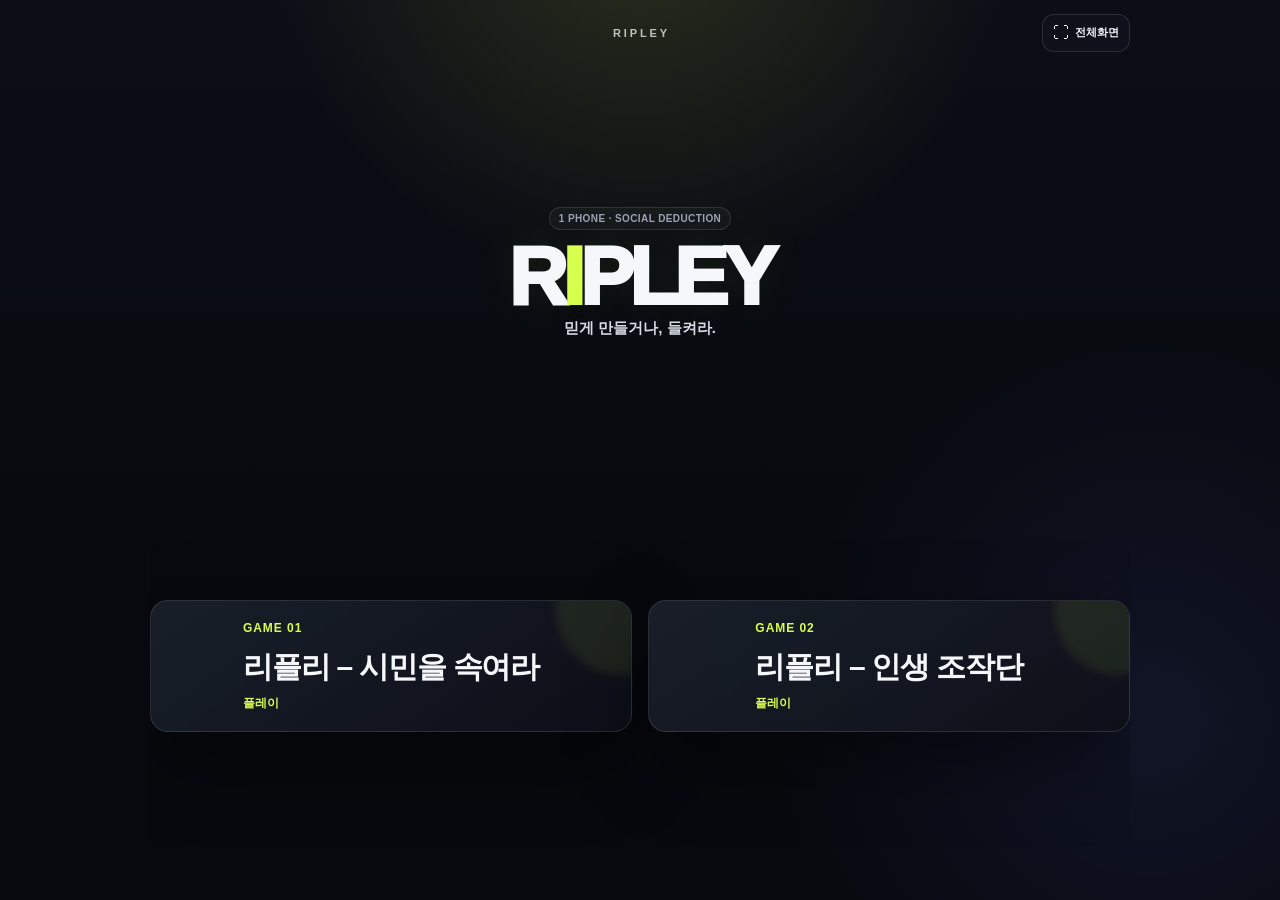
<file: index.html>
<!doctype html>
<html lang="ko">
<head>
  <meta charset="utf-8" />
  <meta name="viewport" content="width=device-width, initial-scale=1, viewport-fit=cover" />
  <meta name="theme-color" content="#090b10" />
  <meta name="color-scheme" content="dark" />
  <meta name="apple-mobile-web-app-capable" content="yes" />
  <meta name="apple-mobile-web-app-status-bar-style" content="black-translucent" />
  <title>RIPLEY — 리플리 게임</title>
  <link rel="stylesheet" href="styles.css" />
</head>
<body>
  <div id="app" class="app-shell" aria-live="polite">
    <header class="topbar">
      <button id="homeBtn" class="top-action home-action hidden" type="button" aria-label="처음 화면으로"><span class="top-icon">⌂</span><span class="top-label">홈</span></button>
      <div class="brand-mini" aria-label="Ripley">RIPLEY</div>
      <button id="fullscreenBtn" class="top-action fullscreen-action" type="button" aria-label="전체 화면"><span class="top-icon">⛶</span><span class="top-label">전체화면</span></button>
    </header>

    <main id="screen" class="screen"></main>

    <footer class="footer-note">RIPLEY · 1 PHONE SOCIAL GAME</footer>
  </div>

  <div id="modal" class="modal hidden" role="dialog" aria-modal="true" aria-labelledby="modalTitle">
    <div class="modal-card">
      <h2 id="modalTitle"></h2>
      <div id="modalBody" class="modal-body"></div>
      <div id="modalActions" class="modal-actions"></div>
    </div>
  </div>

  <script src="app.js"></script>
</body>
</html>
</file>
<file: styles.css>
:root {
  --bg: #07090e;
  --panel: rgba(17, 21, 31, 0.88);
  --panel-2: rgba(29, 34, 48, 0.72);
  --line: rgba(255,255,255,.11);
  --text: #f6f7fb;
  --muted: #9aa3b6;
  --accent: #d8ff4f;
  --accent-2: #b6d93a;
  --danger: #ff5f6d;
  --warning: #ffd36a;
  --success: #78e7a3;
  --shadow: 0 28px 80px rgba(0,0,0,.45);
}

* { box-sizing: border-box; }
html, body { margin: 0; min-height: 100%; background: var(--bg); color: var(--text); }
body {
  font-family: Pretendard, -apple-system, BlinkMacSystemFont, "Segoe UI", Roboto, "Noto Sans KR", Arial, sans-serif;
  min-height: 100dvh;
  overflow-x: hidden;
  background:
    radial-gradient(circle at 50% -10%, rgba(216,255,79,.14), transparent 32%),
    radial-gradient(circle at 90% 80%, rgba(102,125,255,.10), transparent 28%),
    linear-gradient(180deg, #0b0e15 0%, #07090e 68%);
}
button, input { font: inherit; }
button { -webkit-tap-highlight-color: transparent; }

.app-shell {
  min-height: 100dvh;
  display: grid;
  grid-template-rows: auto 1fr auto;
  padding: max(12px, env(safe-area-inset-top)) max(14px, env(safe-area-inset-right)) max(12px, env(safe-area-inset-bottom)) max(14px, env(safe-area-inset-left));
}
.topbar {
  width: min(100%, 820px);
  margin: 0 auto;
  min-height: 48px;
  display: grid;
  grid-template-columns: 48px 1fr 48px;
  align-items: center;
}
.brand-mini {
  text-align: center;
  font-size: 12px;
  font-weight: 900;
  letter-spacing: .34em;
  color: rgba(255,255,255,.72);
  transform: translateX(.17em);
}
.icon-btn {
  width: 42px;
  height: 42px;
  border: 1px solid var(--line);
  background: rgba(255,255,255,.04);
  color: var(--text);
  border-radius: 14px;
  cursor: pointer;
  transition: transform .14s ease, background .14s ease;
}
.icon-btn:active { transform: scale(.95); }
.hidden { display: none !important; }

.screen {
  width: min(100%, 820px);
  margin: 0 auto;
  display: flex;
  align-items: center;
  justify-content: center;
  padding: 18px 0 30px;
}
.page { width: 100%; animation: fadeIn .28s ease both; }
@keyframes fadeIn { from { opacity: 0; transform: translateY(8px); } to { opacity: 1; transform: none; } }

.hero { text-align: center; padding: 32px 0 18px; }
.eyebrow {
  display: inline-flex;
  align-items: center;
  gap: 8px;
  padding: 7px 11px;
  border: 1px solid var(--line);
  border-radius: 999px;
  color: var(--muted);
  font-size: 12px;
  font-weight: 750;
  letter-spacing: .04em;
  background: rgba(255,255,255,.03);
}
.logo {
  margin: 18px 0 8px;
  font-size: clamp(54px, 12vw, 104px);
  line-height: .9;
  font-weight: 950;
  letter-spacing: -.065em;
  text-shadow: 0 0 40px rgba(216,255,79,.08);
}
.logo .i { color: var(--accent); }
.tagline { margin: 0 auto; max-width: 540px; color: #c0c6d3; line-height: 1.72; font-size: clamp(14px, 3.5vw, 17px); }

.game-grid { display: grid; gap: 14px; margin-top: 24px; }
.game-card {
  position: relative;
  width: 100%;
  border: 1px solid var(--line);
  border-radius: 24px;
  padding: 22px;
  text-align: left;
  color: var(--text);
  background: linear-gradient(145deg, rgba(28,34,46,.88), rgba(13,16,24,.92));
  box-shadow: var(--shadow);
  cursor: pointer;
  overflow: hidden;
  transition: transform .16s ease, border-color .16s ease;
}
.game-card:not(:disabled):hover { transform: translateY(-2px); border-color: rgba(216,255,79,.46); }
.game-card:active:not(:disabled) { transform: translateY(0) scale(.992); }
.game-card::after {
  content: "";
  position: absolute;
  width: 130px; height: 130px;
  border-radius: 50%;
  right: -55px; top: -56px;
  background: rgba(216,255,79,.08);
  filter: blur(4px);
}
.game-card:disabled { cursor: not-allowed; opacity: .52; }
.game-kicker { color: var(--accent); font-size: 12px; font-weight: 900; letter-spacing: .08em; }
.game-title { font-size: clamp(21px, 5vw, 30px); font-weight: 900; letter-spacing: -.04em; margin-top: 7px; }
.game-desc { margin-top: 9px; color: var(--muted); font-size: 14px; line-height: 1.62; max-width: 610px; }
.badge-dev { display: inline-block; margin-top: 12px; font-size: 11px; font-weight: 900; color: var(--warning); border: 1px solid rgba(255,211,106,.35); border-radius: 999px; padding: 5px 8px; }

.panel {
  background: linear-gradient(165deg, rgba(24,29,41,.88), rgba(12,15,22,.9));
  border: 1px solid var(--line);
  border-radius: 26px;
  padding: clamp(18px, 4vw, 30px);
  box-shadow: var(--shadow);
  backdrop-filter: blur(18px);
}
.page-title { margin: 0; font-size: clamp(28px, 6vw, 46px); letter-spacing: -.045em; line-height: 1.06; }
.page-sub { margin: 12px 0 0; color: var(--muted); line-height: 1.65; }
.rule-list { display: grid; gap: 10px; margin: 20px 0 0; }
.rule {
  display: grid; grid-template-columns: 32px 1fr; gap: 10px; align-items: start;
  padding: 13px 14px; border: 1px solid var(--line); border-radius: 16px; background: rgba(255,255,255,.025);
}
.rule-num { width: 28px; height: 28px; display: grid; place-items: center; border-radius: 9px; background: rgba(216,255,79,.12); color: var(--accent); font-weight: 900; font-size: 12px; }
.rule b { display:block; margin-bottom: 4px; }
.rule span { color: var(--muted); font-size: 13px; line-height: 1.5; }

.players { display: grid; gap: 10px; margin: 18px 0 4px; }
.player-row { display: grid; grid-template-columns: 44px 1fr; gap: 10px; align-items: center; }
.player-num { width: 44px; height: 44px; display: grid; place-items: center; border: 1px solid var(--line); border-radius: 14px; color: var(--accent); font-weight: 950; }
.player-input { width: 100%; height: 48px; border-radius: 14px; border: 1px solid var(--line); outline: none; padding: 0 14px; color: var(--text); background: rgba(0,0,0,.2); }
.player-input:focus { border-color: rgba(216,255,79,.55); box-shadow: 0 0 0 3px rgba(216,255,79,.07); }

.btn-row { display: grid; gap: 10px; margin-top: 18px; }
.btn { min-height: 52px; border-radius: 16px; border: 1px solid var(--line); padding: 0 18px; font-weight: 900; cursor: pointer; color: var(--text); background: rgba(255,255,255,.045); transition: transform .12s ease, filter .12s ease; }
.btn:active { transform: scale(.985); }
.btn-primary { background: var(--accent); color: #10130a; border-color: transparent; }
.btn-danger { background: rgba(255,95,109,.12); color: #ff9aa3; border-color: rgba(255,95,109,.28); }
.btn-ghost { background: transparent; }
.btn:disabled { opacity: .45; cursor: not-allowed; }

.handoff { text-align: center; }
.player-chip { display: inline-flex; padding: 7px 11px; border-radius: 999px; background: rgba(216,255,79,.1); color: var(--accent); border: 1px solid rgba(216,255,79,.2); font-size: 12px; font-weight: 900; }
.big-player { font-size: clamp(34px, 8vw, 62px); font-weight: 950; margin: 18px 0 7px; letter-spacing: -.05em; }
.handoff-note { max-width: 480px; margin: 0 auto; color: var(--muted); line-height: 1.66; }
.privacy-card { margin: 22px auto 0; max-width: 520px; padding: 18px; border: 1px dashed rgba(255,255,255,.18); border-radius: 18px; color: #c8ced9; font-size: 13px; line-height: 1.65; background: rgba(0,0,0,.16); }

.word-stage { text-align: center; }
.word-label { color: var(--muted); font-size: 13px; font-weight: 800; letter-spacing: .08em; }
.secret-word { margin: 22px auto; min-height: 148px; display: grid; place-items: center; border-radius: 24px; border: 1px solid rgba(216,255,79,.25); background: radial-gradient(circle at center, rgba(216,255,79,.1), rgba(255,255,255,.02)); font-size: clamp(44px, 12vw, 82px); font-weight: 950; letter-spacing: -.06em; color: var(--accent); text-wrap: balance; padding: 20px; }
.timer-track { height: 5px; width: 100%; background: rgba(255,255,255,.07); border-radius: 99px; overflow: hidden; }
.timer-bar { height: 100%; width: 100%; background: var(--accent); transform-origin: left; animation: drain 6s linear forwards; }
@keyframes drain { to { transform: scaleX(0); } }

.progress-wrap { margin-bottom: 18px; }
.progress-meta { display:flex; justify-content:space-between; gap:12px; color: var(--muted); font-size:12px; margin-bottom:8px; }
.progress { height: 7px; border-radius: 999px; background: rgba(255,255,255,.07); overflow:hidden; }
.progress > div { height:100%; background:var(--accent); border-radius:inherit; transition: width .3s ease; }
.speaker-box { text-align:center; padding: 20px; border:1px solid var(--line); border-radius:22px; background:rgba(255,255,255,.025); }
.speaker-index { color:var(--accent); font-size:12px; font-weight:900; letter-spacing:.08em; }
.speaker-name { margin:9px 0 3px; font-size:clamp(34px, 8vw, 58px); font-weight:950; letter-spacing:-.05em; }
.speaker-help { color:var(--muted); line-height:1.6; font-size:14px; }

.confess-grid, .vote-grid { display:grid; grid-template-columns: repeat(2, minmax(0,1fr)); gap:10px; margin-top:18px; }
.person-btn { min-height:64px; border:1px solid var(--line); border-radius:17px; background:rgba(255,255,255,.04); color:var(--text); font-weight:850; cursor:pointer; padding:9px; }
.person-btn small { display:block; color:var(--muted); font-size:11px; margin-top:3px; font-weight:700; }
.person-btn:active { transform:scale(.985); }

.vote-private { text-align:center; }
.vote-status { display:flex; justify-content:center; gap:6px; margin:16px 0 6px; }
.vote-dot { width:9px; height:9px; border-radius:50%; background:rgba(255,255,255,.12); }
.vote-dot.done { background:var(--accent); }

.result { text-align:center; }
.result-icon { width:78px; height:78px; border-radius:24px; display:grid; place-items:center; margin:0 auto 18px; font-size:36px; background:rgba(216,255,79,.11); border:1px solid rgba(216,255,79,.2); }
.result h1 { margin:0; font-size:clamp(34px, 8vw, 62px); letter-spacing:-.05em; }
.result-desc { max-width:560px; margin:12px auto 0; color:#c4cad5; line-height:1.7; }
.reveal-grid { display:grid; grid-template-columns:1fr 1fr; gap:10px; margin-top:20px; text-align:left; }
.reveal-card { border:1px solid var(--line); border-radius:18px; padding:15px; background:rgba(255,255,255,.03); }
.reveal-card .label { color:var(--muted); font-size:11px; font-weight:850; }
.reveal-card .word { margin-top:6px; font-size:25px; font-weight:950; }
.reveal-card.citizen .word { color:var(--warning); }
.penalty { margin-top:14px; border:1px solid rgba(255,211,106,.24); background:rgba(255,211,106,.07); color:#f5d888; border-radius:17px; padding:14px; font-weight:850; line-height:1.55; }
.vote-tally { margin-top:15px; display:grid; gap:7px; text-align:left; }
.tally-row { display:grid; grid-template-columns: 1fr auto; gap:10px; padding:9px 11px; border-radius:12px; background:rgba(255,255,255,.03); color:#d7dbe4; }

.mini-note { margin-top:14px; color:var(--muted); font-size:12px; line-height:1.6; }
.footer-note { text-align:center; color:rgba(255,255,255,.3); font-size:10px; letter-spacing:.06em; padding: 6px 0 2px; }

.modal { position:fixed; inset:0; z-index:50; display:grid; place-items:center; padding:18px; background:rgba(0,0,0,.72); backdrop-filter:blur(9px); }
.modal-card { width:min(100%, 460px); border-radius:24px; border:1px solid var(--line); background:#131722; box-shadow:var(--shadow); padding:22px; animation:pop .16s ease both; }
@keyframes pop { from { opacity:0; transform:scale(.97); } to { opacity:1; transform:none; } }
.modal-card h2 { margin:0; font-size:24px; letter-spacing:-.035em; }
.modal-body { margin-top:10px; color:#bdc4d2; line-height:1.65; }
.modal-actions { display:grid; gap:9px; margin-top:18px; }

.toast { position:fixed; left:50%; bottom:max(26px, env(safe-area-inset-bottom)); transform:translateX(-50%); z-index:80; background:#202633; color:white; border:1px solid var(--line); border-radius:999px; padding:10px 14px; font-size:12px; font-weight:800; box-shadow:0 14px 40px rgba(0,0,0,.35); animation:toastIn .2s ease both; }
@keyframes toastIn { from {opacity:0; transform:translate(-50%,8px)} to {opacity:1; transform:translate(-50%,0)} }

@media (min-width: 700px) {
  .game-grid { grid-template-columns: 1fr 1fr; }
  .btn-row.two { grid-template-columns: 1fr 1fr; }
  .confess-grid, .vote-grid { grid-template-columns: repeat(5, minmax(0,1fr)); }
}
@media (max-width: 420px) {
  .app-shell { padding-left: 10px; padding-right: 10px; }
  .panel { border-radius: 22px; padding: 17px; }
  .reveal-grid { grid-template-columns: 1fr; }
}

@media (prefers-reduced-motion: reduce) {
  *, *::before, *::after { animation-duration: .001ms !important; animation-iteration-count: 1 !important; transition-duration: .001ms !important; }
}

/* v2 — variable player / role setup */
.role-config {
  display: grid;
  grid-template-columns: repeat(3, minmax(0, 1fr));
  gap: 10px;
  margin-top: 20px;
}
.count-control {
  display: grid;
  gap: 8px;
  padding: 15px;
  border: 1px solid var(--line);
  border-radius: 18px;
  background: rgba(255,255,255,.025);
  text-align: center;
}
.count-label { font-size: 13px; font-weight: 900; color: #dce1ea; }
.count-control small { color: var(--muted); font-size: 11px; }
.number-input {
  width: 100%;
  height: 56px;
  border: 1px solid var(--line);
  border-radius: 14px;
  background: rgba(0,0,0,.22);
  color: var(--text);
  text-align: center;
  font-size: 25px;
  font-weight: 950;
  outline: none;
}
.number-input:focus { border-color: rgba(216,255,79,.55); box-shadow: 0 0 0 3px rgba(216,255,79,.07); }
.ripley-box { border-color: rgba(216,255,79,.16); }
.citizen-box { border-color: rgba(255,211,106,.18); }
.setup-summary {
  margin-top: 12px;
  display: grid;
  gap: 4px;
  padding: 14px 15px;
  border-radius: 16px;
  background: rgba(216,255,79,.06);
  border: 1px solid rgba(216,255,79,.14);
}
.setup-summary b { color: var(--accent); }
.setup-summary span { color: var(--muted); font-size: 12px; line-height: 1.5; }
.setup-error {
  margin-top: 10px;
  padding: 12px 14px;
  border: 1px solid rgba(255,95,109,.28);
  border-radius: 14px;
  background: rgba(255,95,109,.08);
  color: #ff9aa3;
  font-size: 12px;
  line-height: 1.5;
}
.decision-grid {
  display: grid;
  grid-template-columns: 1fr 1fr;
  gap: 12px;
  margin-top: 24px;
}
.decision-grid .btn {
  min-height: 116px;
  display: grid;
  place-content: center;
  gap: 7px;
  font-size: 28px;
}
.decision-grid .btn small { display: block; font-size: 11px; font-weight: 750; opacity: .8; }
.decision-yes { background: rgba(255,95,109,.11); color: #ff9aa3; border-color: rgba(255,95,109,.28); }
.decision-no { background: rgba(216,255,79,.10); color: var(--accent); border-color: rgba(216,255,79,.25); }
.dynamic-vote-grid { grid-template-columns: repeat(2, minmax(0,1fr)); }
.role-reveal { display: grid; gap: 7px; margin-top: 15px; text-align: left; }
.role-row {
  display: grid;
  grid-template-columns: 1fr auto;
  gap: 10px;
  padding: 10px 12px;
  border-radius: 12px;
  background: rgba(255,255,255,.03);
  color: #d7dbe4;
}
.role-row b { color: var(--accent); }
.role-row.is-citizen b { color: var(--warning); }
.tally-heading { color: var(--muted); font-size: 11px; font-weight: 900; letter-spacing: .06em; margin-bottom: 2px; }
.compact-row { margin-top: 8px; }

@media (min-width: 700px) {
  .dynamic-vote-grid { grid-template-columns: repeat(4, minmax(0,1fr)); }
}
@media (max-width: 520px) {
  .role-config { grid-template-columns: 1fr; }
  .count-control { grid-template-columns: 1fr 1fr auto; align-items: center; text-align: left; }
  .number-input { height: 50px; }
  .decision-grid { grid-template-columns: 1fr 1fr; }
}

/* =========================================================
   v4 — MOBILE-FIRST UX / SINGLE-SCREEN FLOW
   ========================================================= */
html, body { height: 100%; }
body { overscroll-behavior: none; }

.app-shell {
  height: 100dvh;
  min-height: 100dvh;
  grid-template-rows: 52px minmax(0, 1fr) 18px;
  padding:
    max(6px, env(safe-area-inset-top))
    max(10px, env(safe-area-inset-right))
    max(5px, env(safe-area-inset-bottom))
    max(10px, env(safe-area-inset-left));
  overflow: hidden;
}

.topbar {
  min-height: 48px;
  height: 48px;
  grid-template-columns: minmax(76px,1fr) auto minmax(76px,1fr);
  gap: 8px;
  position: relative;
  z-index: 20;
}
.brand-mini {
  font-size: 11px;
  letter-spacing: .26em;
  transform: translateX(.13em);
  white-space: nowrap;
}
.top-action {
  height: 38px;
  min-width: 70px;
  border: 1px solid rgba(255,255,255,.12);
  border-radius: 12px;
  background: rgba(16,20,29,.78);
  color: var(--text);
  display: inline-flex;
  align-items: center;
  justify-content: center;
  gap: 6px;
  padding: 0 10px;
  cursor: pointer;
  backdrop-filter: blur(10px);
  -webkit-backdrop-filter: blur(10px);
}
.home-action { justify-self: start; }
.fullscreen-action { justify-self: end; }
.top-icon { font-size: 16px; line-height: 1; }
.top-label { font-size: 11px; font-weight: 900; white-space: nowrap; }
.top-action:active { transform: scale(.96); }

.screen {
  min-height: 0;
  height: 100%;
  padding: 6px 0 7px;
  overflow-y: auto;
  overscroll-behavior: contain;
  scrollbar-width: none;
}
.screen::-webkit-scrollbar { display: none; }
.page { margin: auto 0; }
.footer-note {
  height: 18px;
  padding: 2px 0 0;
  font-size: 8px;
  line-height: 14px;
  opacity: .7;
}

.panel {
  border-radius: 22px;
  padding: clamp(16px, 3.6vw, 24px);
}
.compact-panel { padding: clamp(15px, 3.4vw, 22px); }
.page-title { font-size: clamp(27px, 7.5vw, 42px); }
.page-sub { margin-top: 8px; line-height: 1.48; font-size: 13px; }
.eyebrow { padding: 5px 9px; font-size: 10px; }
.btn { min-height: 50px; border-radius: 15px; }
.btn-row { margin-top: 13px; gap: 8px; }
.action-row { position: relative; z-index: 2; }
.big-player { margin: 12px 0 5px; font-size: clamp(31px, 9vw, 54px); }
.handoff-note { line-height: 1.48; font-size: 13px; }
.privacy-card { margin-top: 13px; padding: 12px 13px; line-height: 1.5; font-size: 12px; border-radius: 14px; }
.progress-wrap { margin-bottom: 12px; }
.speaker-box { padding: 16px 12px; border-radius: 18px; }
.speaker-name { font-size: clamp(31px, 9vw, 54px); margin-top: 6px; }
.speaker-help { line-height: 1.45; font-size: 13px; }
.secret-word { min-height: 126px; margin: 14px auto; padding: 14px; font-size: clamp(42px, 14vw, 76px); }

/* Intro: role goals and flow visible without long rule list */
.intro-panel { display: grid; gap: 11px; }
.intro-head .page-title { margin-top: 10px; }
.win-condition-grid { display: grid; grid-template-columns: 1fr 1fr; gap: 8px; }
.win-card {
  min-width: 0;
  border: 1px solid var(--line);
  border-radius: 16px;
  padding: 11px;
  text-align: left;
  background: rgba(255,255,255,.025);
}
.ripley-win-card { border-color: rgba(216,255,79,.20); }
.citizen-win-card { border-color: rgba(255,211,106,.22); }
.win-role { display: block; color: var(--muted); font-size: 9px; font-weight: 950; letter-spacing: .045em; margin-bottom: 5px; }
.win-card > b { display: block; font-size: 14px; line-height: 1.25; margin-bottom: 5px; }
.win-card > span:last-child { display: block; color: #b6bdcb; font-size: 10.5px; line-height: 1.38; }
.win-card strong { color: #fff; }
.win-card em { color: var(--warning); font-style: normal; font-weight: 900; }
.flow-strip {
  display: grid;
  grid-template-columns: 1fr auto 1fr auto 1fr auto 1fr;
  align-items: center;
  gap: 4px;
  padding: 9px;
  border-radius: 14px;
  background: rgba(255,255,255,.03);
  border: 1px solid var(--line);
}
.flow-strip span { min-width: 0; display: flex; align-items: center; justify-content: center; gap: 3px; font-size: 10px; font-weight: 850; white-space: nowrap; }
.flow-strip span b { color: var(--accent); }
.flow-strip i { color: rgba(255,255,255,.28); font-style: normal; }
.micro-rule { text-align: center; color: var(--muted); font-size: 10.5px; line-height: 1.35; }
.micro-rule b { color: #fff; }

/* Setup: keep three core numbers on one row on phones */
.role-config { grid-template-columns: repeat(3, minmax(0,1fr)); gap: 7px; margin-top: 13px; }
.count-control { display: grid; grid-template-columns: 1fr; gap: 4px; padding: 9px 7px; border-radius: 14px; text-align: center; }
.count-label { font-size: 11px; }
.count-control small { font-size: 9px; }
.number-input { height: 43px; font-size: 21px; border-radius: 11px; padding: 0 3px; }
.setup-summary { margin-top: 8px; padding: 10px 11px; border-radius: 13px; }
.setup-summary b { font-size: 13px; }
.setup-summary span { font-size: 10px; line-height: 1.35; }
.setup-error { margin-top: 7px; padding: 9px 10px; font-size: 10px; }
.mini-note { margin-top: 8px; font-size: 9px; line-height: 1.35; }

/* Confession / vote: thumb-sized, dense enough for 12 people */
.decision-grid { gap: 9px; margin-top: 16px; }
.decision-grid .btn { min-height: 92px; font-size: 25px; border-radius: 18px; }
.vote-status { margin: 10px 0 3px; gap: 5px; flex-wrap: wrap; }
.vote-dot { width: 8px; height: 8px; }
.dynamic-vote-grid { grid-template-columns: repeat(3, minmax(0,1fr)); gap: 7px; margin-top: 12px; }
.person-btn { min-height: 51px; border-radius: 13px; padding: 7px 4px; font-size: 11px; line-height: 1.2; }
.person-btn small { font-size: 8.5px; margin-top: 2px; }

/* Voting explanation */
.score-rule { display: grid; grid-template-columns: 1fr 1fr; gap: 8px; margin-top: 13px; text-align: left; }
.score-rule > div { padding: 11px; border: 1px solid rgba(216,255,79,.18); border-radius: 14px; background: rgba(216,255,79,.05); }
.score-rule > .tie-rule { border-color: rgba(255,211,106,.2); background: rgba(255,211,106,.05); }
.score-rule span, .score-rule small { display: block; color: var(--muted); font-size: 9.5px; line-height: 1.3; }
.score-rule b { display: block; margin: 3px 0; font-size: 17px; }
.score-rule small { color: #d8dde7; font-weight: 800; }

/* Results: conclusion -> penalty -> words. Details collapsed by default. */
.result-compact { text-align: center; padding-top: 15px; padding-bottom: 14px; }
.result-topline { display:flex; align-items:center; justify-content:space-between; gap:10px; margin-bottom: 5px; }
.result-kicker { color: var(--accent); font-size: 10px; font-weight: 950; letter-spacing: .06em; }
.round-pair { color: var(--muted); font-size: 9px; }
.result-compact h1 { font-size: clamp(31px, 9vw, 52px); line-height: 1; margin: 0; }
.result-summary { margin-top: 8px; color: #c2c8d3; font-size: 11px; line-height: 1.38; }
.result-summary b { color: #fff; }

.versus-score {
  display: grid;
  grid-template-columns: 1fr auto 1fr;
  align-items: center;
  gap: 8px;
  margin-top: 10px;
}
.versus-score .side {
  border-radius: 15px;
  padding: 9px 8px 8px;
  border: 1px solid var(--line);
  background: rgba(255,255,255,.03);
}
.versus-score .citizen-side { border-color: rgba(255,211,106,.22); }
.versus-score .ripley-side { border-color: rgba(216,255,79,.20); }
.versus-score span { display:block; color:var(--muted); font-size:9px; }
.versus-score strong { display:block; font-size:32px; line-height:1; margin-top:4px; }
.citizen-side strong { color: var(--warning); }
.ripley-side strong { color: var(--accent); }
.vs-mark { color: rgba(255,255,255,.28); font-size: 22px; font-weight: 900; }

.result-score { display:grid; gap:6px; margin-top:10px; }
.confession-score { grid-template-columns: repeat(3, 1fr); }
.result-score > div { border:1px solid var(--line); border-radius:13px; padding:8px 4px; background:rgba(255,255,255,.025); }
.result-score span,.result-score small { display:block; font-size:8.5px; color:var(--muted); line-height:1.25; }
.result-score strong { display:block; font-size:25px; line-height:1.05; margin:3px 0; }
.result-score > div:first-child strong { color:var(--success); }
.result-score > div:nth-child(2) strong,.result-score > div:nth-child(3) strong { color:var(--danger); }

.penalty-hero {
  margin-top: 9px;
  padding: 10px 11px;
  border: 2px solid rgba(255,95,109,.52);
  background: linear-gradient(135deg, rgba(255,95,109,.18), rgba(255,95,109,.07));
  border-radius: 16px;
  box-shadow: 0 0 0 3px rgba(255,95,109,.035) inset;
}
.penalty-hero.safe { border-color: rgba(120,231,163,.34); background: rgba(120,231,163,.08); }
.penalty-kicker { display:block; color:#ff9ea7; font-size:10px; font-weight:950; letter-spacing:.04em; }
.penalty-hero.safe .penalty-kicker { color:var(--success); }
.penalty-names { margin-top:4px; display:flex; justify-content:center; align-items:center; flex-wrap:wrap; gap:5px; color:#fff; font-size:clamp(17px, 5vw, 23px); font-weight:950; letter-spacing:-.03em; line-height:1.15; }
.penalty-names span { color:rgba(255,255,255,.28); }

.word-reveal-inline { display:grid; grid-template-columns:1fr auto 1fr; gap:8px; align-items:center; margin-top:9px; padding:8px 10px; border:1px solid var(--line); border-radius:14px; background:rgba(255,255,255,.025); }
.word-reveal-inline > div { min-width:0; }
.word-reveal-inline span { display:block; color:var(--muted); font-size:8.5px; }
.word-reveal-inline b { display:block; margin-top:2px; font-size:17px; overflow:hidden; text-overflow:ellipsis; white-space:nowrap; }
.word-reveal-inline .citizen-word b { color:var(--warning); }
.word-reveal-inline i { color:rgba(255,255,255,.24); font-style:normal; }

.result-details { margin-top:8px; border:1px solid var(--line); border-radius:13px; background:rgba(255,255,255,.02); text-align:left; overflow:hidden; }
.result-details summary { list-style:none; cursor:pointer; padding:9px 11px; text-align:center; font-size:10px; font-weight:900; color:#c8ced8; }
.result-details summary::-webkit-details-marker { display:none; }
.result-details[open] summary { border-bottom:1px solid var(--line); }
.detail-list { max-height: 30dvh; overflow:auto; padding:7px; display:grid; gap:5px; }
.detail-row { display:grid; grid-template-columns:1fr auto auto; align-items:center; gap:7px; padding:7px 8px; border-radius:10px; background:rgba(255,255,255,.03); font-size:10px; }
.detail-row small { color:var(--muted); }
.detail-row b { font-size:10px; }
.detail-row.is-penalty { background:rgba(255,95,109,.08); border:1px solid rgba(255,95,109,.18); }
.detail-row.is-penalty b { color:#ff919c; }
.detail-row.is-safe b { color:var(--success); }

.result-actions { display:grid; grid-template-columns:1fr 1fr; gap:7px; margin-top:9px; }
.result-actions .btn { min-height:45px; font-size:11px; padding:0 8px; }
.result-actions .slim-btn { grid-column:1 / -1; min-height:32px; }

/* Menu itself should fit typical phone viewport */
.hero { padding: 10px 0 8px; }
.logo { margin: 10px 0 6px; font-size: clamp(46px, 15vw, 82px); }
.tagline { font-size: 12px; line-height: 1.45; }
.game-grid { margin-top: 12px; gap: 9px; }
.game-card { border-radius: 18px; padding: 16px; }
.game-title { font-size: clamp(19px, 5.5vw, 25px); margin-top:5px; }
.game-desc { margin-top:6px; font-size:11px; line-height:1.42; }
.badge-dev { margin-top:8px; }

@media (max-width: 520px) {
  .role-config { grid-template-columns: repeat(3, minmax(0,1fr)); }
  .count-control { grid-template-columns:1fr; align-items:stretch; text-align:center; }
  .number-input { height:43px; }
  .reveal-grid { grid-template-columns: 1fr 1fr; }
}

@media (max-width: 360px) {
  .top-label { display:none; }
  .top-action { min-width:38px; width:38px; padding:0; }
  .topbar { grid-template-columns: 40px 1fr 40px; }
  .win-card { padding:9px 8px; }
  .win-card > b { font-size:12px; }
  .win-card > span:last-child { font-size:9px; }
  .flow-strip { gap:6px; }
  .flow-step { min-height:58px; padding:7px 4px; }
  .flow-step em { font-size:10px; }
  .dynamic-vote-grid { gap:5px; }
  .person-btn { min-height:46px; font-size:10px; }
}

@media (max-height: 700px) {
  .app-shell { grid-template-rows: 46px minmax(0,1fr) 0px; }
  .topbar { height:43px; min-height:43px; }
  .footer-note { display:none; }
  .screen { padding:3px 0; }
  .panel { padding:13px; }
  .page-title { font-size:26px; }
  .big-player { font-size:31px; margin:8px 0 3px; }
  .privacy-card { margin-top:9px; padding:9px 10px; }
  .btn-row { margin-top:9px; }
  .secret-word { min-height:104px; margin:10px auto; }
  .intro-panel { gap:8px; }
  .win-card { padding:8px; }
  .flow-strip { padding:7px; }
  .result-compact h1 { font-size:30px; }
  .penalty-hero { padding:8px; }
  .word-reveal-inline { margin-top:7px; padding:6px 8px; }
  .result-actions { margin-top:7px; }
}
/* Keep the header geometry stable even when Home is unavailable on menu. */
.topbar .home-action.hidden {
  display: inline-flex !important;
  visibility: hidden;
  pointer-events: none;
}

/* =========================================================
   v5 — ESSENTIAL-ONLY MOBILE UI
   ========================================================= */
.footer-note { display:none !important; }
.app-shell { grid-template-rows: 50px minmax(0,1fr); }
.screen { overflow-y:auto; padding:4px 0; }
.page { min-height:100%; display:grid; align-items:center; }
.minimal-panel { width:100%; }
.hero-minimal { padding:6px 0 12px; }
.hero-minimal .logo { margin:10px 0 4px; }
.hero-minimal .tagline { font-size:15px; font-weight:800; color:#d6dbe4; }
.game-grid-minimal { gap:10px; margin-top:8px; }
.game-grid-minimal .game-card { min-height:132px; display:grid; align-content:center; gap:7px; }
.game-grid-minimal .game-title { font-size:clamp(22px,6.2vw,30px); }
.card-action { color:var(--accent); font-size:12px; font-weight:950; }

.page-title { margin:10px 0 0; font-size:clamp(31px,8.6vw,48px); line-height:1.05; }
.simple-win-grid { margin-top:16px; }
.simple-win-grid .win-card { min-height:94px; display:grid; align-content:center; gap:7px; padding:13px; }
.simple-win-grid .win-role { margin:0; font-size:11px; }
.simple-win-grid .win-card > b { margin:0; font-size:15px; line-height:1.35; }
.flow-strip {
  margin-top: 12px;
  display: grid;
  gap: 8px;
  background: transparent;
  border: 0;
  padding: 0;
}
.flow-strip-5 { grid-template-columns: repeat(5, minmax(0,1fr)); }
.flow-strip-4 { grid-template-columns: repeat(4, minmax(0,1fr)); }
.flow-step {
  min-width: 0;
  min-height: 62px;
  display: grid;
  place-items: center;
  gap: 4px;
  padding: 8px 6px;
  text-align: center;
  border: 1px solid var(--line);
  border-radius: 15px;
  background: rgba(255,255,255,.03);
}
.flow-step b {
  display: grid;
  place-items: center;
  width: 24px;
  height: 24px;
  border-radius: 999px;
  background: rgba(216,255,79,.12);
  color: var(--accent);
  font-size: 12px;
  line-height: 1;
}
.flow-step em {
  display: block;
  font-style: normal;
  font-size: 11px;
  font-weight: 900;
  color: #eef1f7;
  line-height: 1.2;
  word-break: keep-all;
}
.rule-pill, .tie-notice { margin-top:10px; padding:10px 12px; border:1px solid var(--line); border-radius:13px; background:rgba(255,255,255,.03); text-align:center; color:#cbd1db; font-size:11px; font-weight:800; }
.tie-notice { color:var(--warning); border-color:rgba(255,211,106,.18); background:rgba(255,211,106,.05); }

.role-config { margin-top:18px; }
.count-control small { display:none; }
.setup-summary { display:flex; align-items:center; justify-content:center; gap:8px; text-align:center; }
.setup-summary b { font-size:15px; }
.setup-summary span { font-size:12px; }

.handoff { text-align:center; }
.handoff .big-player { margin:18px 0 6px; font-size:clamp(38px,10vw,62px); }
.handoff-note { margin:0; font-size:15px; font-weight:750; color:#c8ced8; }
.micro-copy { margin:8px 0 0; color:var(--muted); font-size:12px; text-align:center; }
.word-stage { text-align:center; }
.word-stage .secret-word { font-size:clamp(48px,15vw,82px); min-height:128px; }
.speaker-box-minimal { padding:24px 14px; }
.speaker-box-minimal .speaker-name { font-size:clamp(38px,10vw,62px); }
.speaker-box-minimal .speaker-help { margin-top:8px; font-size:14px; }

.decision-title { margin-top:18px; }
.decision-grid .btn { min-height:126px; font-size:34px; }
.vote-choice-panel .vote-title { margin-bottom:14px; }
.dynamic-vote-grid { margin-top:0; }
.person-btn { font-size:12px; font-weight:900; }

.result-ultra-compact h1 { margin-top:3px; font-size:clamp(36px,10vw,58px); }
.result-ultra-compact .result-topline { justify-content:center; margin-bottom:4px; }
.result-ultra-compact .versus-score { margin-top:13px; }
.result-ultra-compact .versus-score strong { font-size:38px; }
.result-ultra-compact .result-score { margin-top:13px; }
.result-ultra-compact .result-score strong { font-size:30px; }
.result-ultra-compact .penalty-hero { margin-top:11px; padding:12px; }
.result-ultra-compact .penalty-kicker { font-size:12px; }
.result-ultra-compact .penalty-names { font-size:clamp(20px,5.8vw,28px); margin-top:6px; }
.result-ultra-compact .word-reveal-inline { margin-top:10px; }
.result-ultra-compact .word-reveal-inline b { font-size:19px; }
.result-ultra-compact .result-details { margin-top:8px; }
.result-ultra-compact .result-actions { margin-top:8px; }

@media (max-height: 680px) {
  .app-shell { grid-template-rows:44px minmax(0,1fr); }
  .topbar { min-height:42px; height:42px; }
  .panel { padding:12px; }
  .simple-win-grid .win-card { min-height:76px; padding:9px; }
  .simple-win-grid .win-card > b { font-size:13px; }
  .flow-strip { margin-top:8px; }
  .flow-step { min-height:54px; padding:6px 4px; }
  .flow-step b { width:22px; height:22px; font-size:11px; }
  .flow-step em { font-size:10px; }
  .rule-pill, .tie-notice { margin-top:7px; padding:8px; }
  .btn-row { margin-top:9px; }
  .handoff .big-player { margin:10px 0 4px; font-size:34px; }
  .word-stage .secret-word { min-height:94px; font-size:46px; }
  .decision-grid .btn { min-height:98px; }
  .result-ultra-compact h1 { font-size:32px; }
  .result-ultra-compact .versus-score strong { font-size:31px; }
  .result-ultra-compact .penalty-names { font-size:18px; }
}

/* v7: suspense reveal only — existing v5 visual system is untouched. */
.suspense-panel{min-height:min(68vh,520px);display:flex;flex-direction:column;justify-content:center;align-items:center;text-align:center}
.suspense-main{font-size:clamp(2.35rem,12vw,5.2rem);font-weight:950;letter-spacing:-.055em;line-height:.95;margin:1rem 0 .65rem}
.suspense-pulse{display:flex;gap:.5rem;margin-top:1.05rem;justify-content:center}
.suspense-pulse i{width:.55rem;height:.55rem;border-radius:999px;background:currentColor;opacity:.18;animation:ripleyPulse 1.05s infinite ease-in-out}
.suspense-pulse i:nth-child(2){animation-delay:.16s}.suspense-pulse i:nth-child(3){animation-delay:.32s}
@keyframes ripleyPulse{0%,70%,100%{transform:scale(.72);opacity:.18}35%{transform:scale(1.18);opacity:.8}}
@media (prefers-reduced-motion:reduce){.suspense-pulse i{animation:none;opacity:.45}}

.tone-caught {
  border-color: rgba(120,231,163,.46);
  box-shadow: 0 0 0 1px rgba(120,231,163,.22) inset, 0 0 44px rgba(120,231,163,.18);
  background: radial-gradient(circle at 50% 0%, rgba(120,231,163,.16), transparent 50%), linear-gradient(165deg, rgba(24,29,41,.94), rgba(12,15,22,.96));
}
.tone-caught .suspense-main { color: var(--success); text-shadow: 0 0 28px rgba(120,231,163,.24); }
.tone-caught .eyebrow { color: #d8ffe5; border-color: rgba(120,231,163,.26); background: rgba(120,231,163,.08); }
.tone-caught::after {
  content: '';
  position: absolute;
  inset: 10px;
  border-radius: 20px;
  pointer-events: none;
  border: 1px solid rgba(120,231,163,.2);
  animation: caughtGlow 1.0s ease-in-out infinite alternate;
}
.tone-caught::before {
  content: '적발';
  position: absolute;
  top: 18px;
  right: 18px;
  padding: 5px 8px;
  border-radius: 999px;
  font-size: 11px;
  font-weight: 950;
  color: #06120c;
  background: var(--success);
  box-shadow: 0 10px 24px rgba(120,231,163,.18);
}
@keyframes caughtGlow { from { opacity: .4; transform: scale(.992); } to { opacity: 1; transform: scale(1); } }

.tone-escape {
  border-color: rgba(255,95,109,.48);
  box-shadow: 0 0 0 1px rgba(255,95,109,.18) inset, 0 0 44px rgba(255,95,109,.2);
  background: radial-gradient(circle at 50% 0%, rgba(255,95,109,.18), transparent 50%), linear-gradient(165deg, rgba(24,29,41,.94), rgba(12,15,22,.96));
}
.tone-escape .suspense-main { color: #ff9aa3; text-shadow: 0 0 28px rgba(255,95,109,.22); }
.tone-escape .eyebrow { color: #ffd3d8; border-color: rgba(255,95,109,.28); background: rgba(255,95,109,.08); }
.tone-escape::after {
  content: '';
  position: absolute;
  inset: 10px;
  border-radius: 20px;
  pointer-events: none;
  border: 1px solid rgba(255,95,109,.22);
  animation: escapePulse 0.9s ease-in-out infinite alternate;
}
.tone-escape::before {
  content: '생존';
  position: absolute;
  top: 18px;
  right: 18px;
  padding: 5px 8px;
  border-radius: 999px;
  font-size: 11px;
  font-weight: 950;
  color: #25070b;
  background: #ff9aa3;
  box-shadow: 0 10px 24px rgba(255,95,109,.18);
}
@keyframes escapePulse { from { opacity: .34; transform: translateY(0); } to { opacity: .98; transform: translateY(-1px); } }

.suspense-panel { position: relative; overflow: hidden; }

/* v9 — game 01 last-chance word guess; keeps the v5 visual system */
.word-guess-input{
  width:min(100%,420px);
  height:58px;
  margin:18px auto 0;
  display:block;
  border:1px solid var(--line);
  border-radius:14px;
  background:rgba(0,0,0,.24);
  color:var(--text);
  text-align:center;
  font-size:clamp(22px,7vw,32px);
  font-weight:950;
  outline:none;
}
.word-guess-input:focus{border-color:rgba(216,255,79,.55);box-shadow:0 0 0 3px rgba(216,255,79,.07)}
.guess-result-word{font-size:clamp(18px,5vw,26px)!important;line-height:1.1;word-break:keep-all}
@media (max-height:680px){.word-guess-input{height:50px;margin-top:12px;font-size:22px}}

/* =========================================================
   v10.1 — RESPONSIVE / LINE-BREAK HARDENING
   Mobile → tablet → desktop, portrait / landscape safe.
   ========================================================= */
:root {
  --content-max: 820px;
  --edge-gap: clamp(10px, 2.8vw, 24px);
  --panel-gap: clamp(12px, 2.4vw, 22px);
}

html {
  -webkit-text-size-adjust: 100%;
  text-size-adjust: 100%;
}

body,
button,
input {
  word-break: keep-all;
}

/* Natural Korean wrapping first; emergency-wrap only when a token is too long. */
.page-title,
.page-sub,
.game-title,
.game-desc,
.tagline,
.handoff-note,
.privacy-card,
.speaker-help,
.result-summary,
.penalty-names,
.modal-card h2,
.modal-body,
.btn,
.person-btn,
.win-card,
.setup-summary,
.setup-error,
.word-reveal-inline,
.detail-row,
.role-row {
  word-break: keep-all;
  overflow-wrap: anywhere;
  text-wrap: pretty;
}

.page-title,
.game-title,
.big-player,
.speaker-name,
.result h1,
.secret-word,
.penalty-names {
  text-wrap: balance;
}

.app-shell {
  width: 100%;
  max-width: 100vw;
  padding-left: max(var(--edge-gap), env(safe-area-inset-left));
  padding-right: max(var(--edge-gap), env(safe-area-inset-right));
}

.topbar,
.screen {
  width: min(100%, var(--content-max));
}

.page,
.panel,
.game-card,
.win-card,
.count-control,
.reveal-card,
.person-btn,
.btn,
.word-reveal-inline > div,
.result-actions > * {
  min-width: 0;
  max-width: 100%;
}

.panel {
  width: 100%;
  overflow: hidden;
}

.btn,
.person-btn,
.top-action {
  white-space: normal;
  line-height: 1.22;
}

.secret-word {
  max-width: 100%;
  line-height: 1.02;
  font-size: clamp(34px, 11vw, 76px);
  overflow-wrap: anywhere;
}

.word-reveal-inline b {
  white-space: normal;
  overflow: visible;
  text-overflow: clip;
  line-height: 1.15;
  overflow-wrap: anywhere;
}

.penalty-names {
  max-width: 100%;
}

/* Responsive voting: comfortably sized tiles without forcing overflow. */
.dynamic-vote-grid,
.confess-grid,
.vote-grid {
  grid-template-columns: repeat(auto-fit, minmax(min(104px, 100%), 1fr));
}

/* Controls should stay thumb-friendly on touch hardware. */
@media (pointer: coarse) {
  .btn { min-height: 50px; }
  .person-btn { min-height: 50px; }
  .top-action { min-height: 40px; }
}

/* Phones: preserve information hierarchy, not tiny type. */
@media (max-width: 520px) {
  :root { --edge-gap: 10px; }

  .screen { padding-top: 4px; padding-bottom: 5px; }
  .panel { padding: clamp(14px, 4.2vw, 18px); }
  .page-title { font-size: clamp(26px, 8.4vw, 38px); line-height: 1.08; }
  .page-sub { font-size: clamp(12px, 3.4vw, 14px); }
  .game-title { font-size: clamp(19px, 6vw, 25px); line-height: 1.16; }
  .game-desc { font-size: clamp(11px, 3.1vw, 13px); }
  .speaker-name, .big-player { line-height: 1.04; }

  .dynamic-vote-grid,
  .confess-grid,
  .vote-grid {
    grid-template-columns: repeat(3, minmax(0, 1fr));
  }

  .result-actions { grid-template-columns: 1fr 1fr; }
}

/* Very narrow phones / split-screen: switch components instead of shrinking text. */
@media (max-width: 340px) {
  .app-shell {
    grid-template-rows: 44px minmax(0, 1fr) 0;
    padding-left: max(7px, env(safe-area-inset-left));
    padding-right: max(7px, env(safe-area-inset-right));
  }
  .footer-note { display: none; }
  .topbar { height: 42px; min-height: 42px; }
  .brand-mini { font-size: 9px; letter-spacing: .18em; }
  .top-label { display: none; }
  .top-action { min-width: 38px; width: 38px; height: 38px; padding: 0; }
  .topbar { grid-template-columns: 40px minmax(0,1fr) 40px; }

  .panel { padding: 13px; border-radius: 18px; }
  .game-card { padding: 14px; }
  .page-title { font-size: clamp(24px, 9vw, 31px); }
  .secret-word { min-height: 96px; font-size: clamp(31px, 12vw, 48px); }

  .win-condition-grid,
  .score-rule,
  .reveal-grid,
  .result-actions {
    grid-template-columns: 1fr;
  }
  .result-actions .slim-btn { grid-column: auto; }

  .role-config { gap: 5px; }
  .count-control { padding: 7px 4px; }
  .count-label { font-size: 10px; }
  .number-input { font-size: 19px; }

  .dynamic-vote-grid,
  .confess-grid,
  .vote-grid {
    grid-template-columns: repeat(2, minmax(0, 1fr));
  }
  .person-btn { font-size: 10px; }

  .word-reveal-inline {
    grid-template-columns: 1fr;
    text-align: center;
  }
  .word-reveal-inline i { display: none; }
}

/* Tablets and desktops: use width, but keep readable line lengths. */
@media (min-width: 700px) {
  :root { --content-max: 920px; }
  .screen { padding-top: 16px; padding-bottom: 20px; }
  .panel { padding: clamp(24px, 3vw, 34px); }
  .game-grid { gap: 16px; }
  .game-card { min-height: 166px; display: flex; flex-direction: column; justify-content: center; }
  .page-sub, .result-desc, .handoff-note { max-width: 650px; margin-left: auto; margin-right: auto; }
  .dynamic-vote-grid,
  .confess-grid,
  .vote-grid {
    grid-template-columns: repeat(auto-fit, minmax(126px, 1fr));
  }
}

@media (min-width: 1100px) {
  :root { --content-max: 980px; }
  .app-shell { grid-template-rows: 58px minmax(0,1fr) 22px; }
  .topbar { height: 54px; }
  .game-title { font-size: 28px; }
  .game-desc { font-size: 13px; }
}

/* Short-height and landscape screens: favor width, allow only the main content area to scroll. */
@media (max-height: 560px) {
  .app-shell { grid-template-rows: 42px minmax(0,1fr) 0; }
  .footer-note { display: none; }
  .topbar { height: 40px; min-height: 40px; }
  .screen { align-items: flex-start; padding-top: 3px; }
  .page { margin: 0; }
  .panel { padding: 12px 14px; }
  .hero { padding-top: 2px; }
  .logo { font-size: clamp(40px, 10vh, 62px); margin-top: 4px; }
  .secret-word { min-height: 78px; margin: 8px auto; font-size: clamp(30px, 10vh, 54px); }
  .privacy-card { display: none; }
  .btn-row { margin-top: 8px; }
}

@media (orientation: landscape) and (max-height: 620px) and (min-width: 600px) {
  :root { --content-max: 980px; }
  .screen { padding: 2px 0 4px; }
  .panel { padding: 14px 18px; }
  .game-grid { grid-template-columns: 1fr 1fr; }
  .hero { padding: 0 0 4px; }
  .tagline { max-width: 720px; }
  .result-actions { grid-template-columns: 1fr 1fr; }
}

/* Browser zoom / accessibility: never hide overflowed text inside actions. */
@media (min-resolution: 1dppx) {
  .btn, .person-btn, .game-card, .panel { contain: layout paint; }
}

/* ===== v11 · 20-choice final deduction ===== */
.guess-panel{
  width:min(100%, 760px);
  padding-top:14px;
  padding-bottom:14px;
}
.guess-title{
  margin:7px 0 8px;
  font-size:clamp(25px, 7vw, 38px);
}
.guess-grid{
  display:grid;
  grid-template-columns:repeat(4,minmax(0,1fr));
  grid-template-rows:repeat(5,minmax(0,1fr));
  gap:7px;
  width:100%;
  margin:8px 0 10px;
}
.guess-option{
  appearance:none;
  -webkit-appearance:none;
  min-width:0;
  min-height:48px;
  padding:7px 4px;
  border:1px solid rgba(255,255,255,.12);
  border-radius:12px;
  background:rgba(255,255,255,.035);
  color:#eef1f6;
  font:inherit;
  font-size:clamp(10.5px, 2.8vw, 13px);
  font-weight:850;
  line-height:1.15;
  letter-spacing:-.035em;
  text-align:center;
  word-break:keep-all;
  overflow-wrap:anywhere;
  cursor:pointer;
  transition:transform .12s ease,border-color .12s ease,background .12s ease,box-shadow .12s ease,color .12s ease;
  -webkit-tap-highlight-color:transparent;
}
.guess-option:active{transform:scale(.97)}
.guess-option.is-selected{
  color:#10130a;
  border-color:var(--accent);
  background:var(--accent);
  box-shadow:0 0 0 3px rgba(216,255,79,.09),0 9px 24px rgba(0,0,0,.18);
}
.guess-lock-row{
  display:grid;
  grid-template-columns:minmax(0,1fr) minmax(118px,.42fr);
  align-items:center;
  gap:8px;
  margin-top:3px;
}
.guess-selected{
  min-width:0;
  height:46px;
  display:flex;
  align-items:center;
  justify-content:center;
  padding:0 9px;
  border:1px solid var(--line);
  border-radius:13px;
  background:rgba(255,255,255,.025);
  color:#c8ced8;
  font-size:12px;
  font-weight:850;
  line-height:1.2;
  text-align:center;
  word-break:keep-all;
  overflow-wrap:anywhere;
}
.guess-lock-row .btn{margin:0;min-height:46px;padding:0 10px}
.guess-lock-row .btn:disabled{opacity:.34;cursor:not-allowed;transform:none}

@media (max-width:420px){
  .guess-panel{padding-left:11px;padding-right:11px}
  .guess-grid{gap:5px;margin-top:6px}
  .guess-option{min-height:45px;padding:5px 2px;border-radius:10px;font-size:clamp(9.5px,2.9vw,11.5px)}
  .guess-lock-row{grid-template-columns:minmax(0,1fr) 112px;gap:6px}
  .guess-selected{height:43px;padding:0 6px;font-size:10.5px}
  .guess-lock-row .btn{min-height:43px;font-size:11px}
}
@media (max-width:340px){
  .guess-grid{gap:4px}
  .guess-option{min-height:42px;font-size:9.2px;letter-spacing:-.05em}
  .guess-title{font-size:24px}
}
@media (max-height:700px){
  .guess-panel{padding-top:9px;padding-bottom:9px}
  .guess-title{margin:4px 0 5px;font-size:24px}
  .guess-grid{gap:4px;margin:5px 0 6px}
  .guess-option{min-height:39px;padding:4px 2px;font-size:10px;border-radius:9px}
  .guess-selected,.guess-lock-row .btn{height:40px;min-height:40px}
}
</file>
